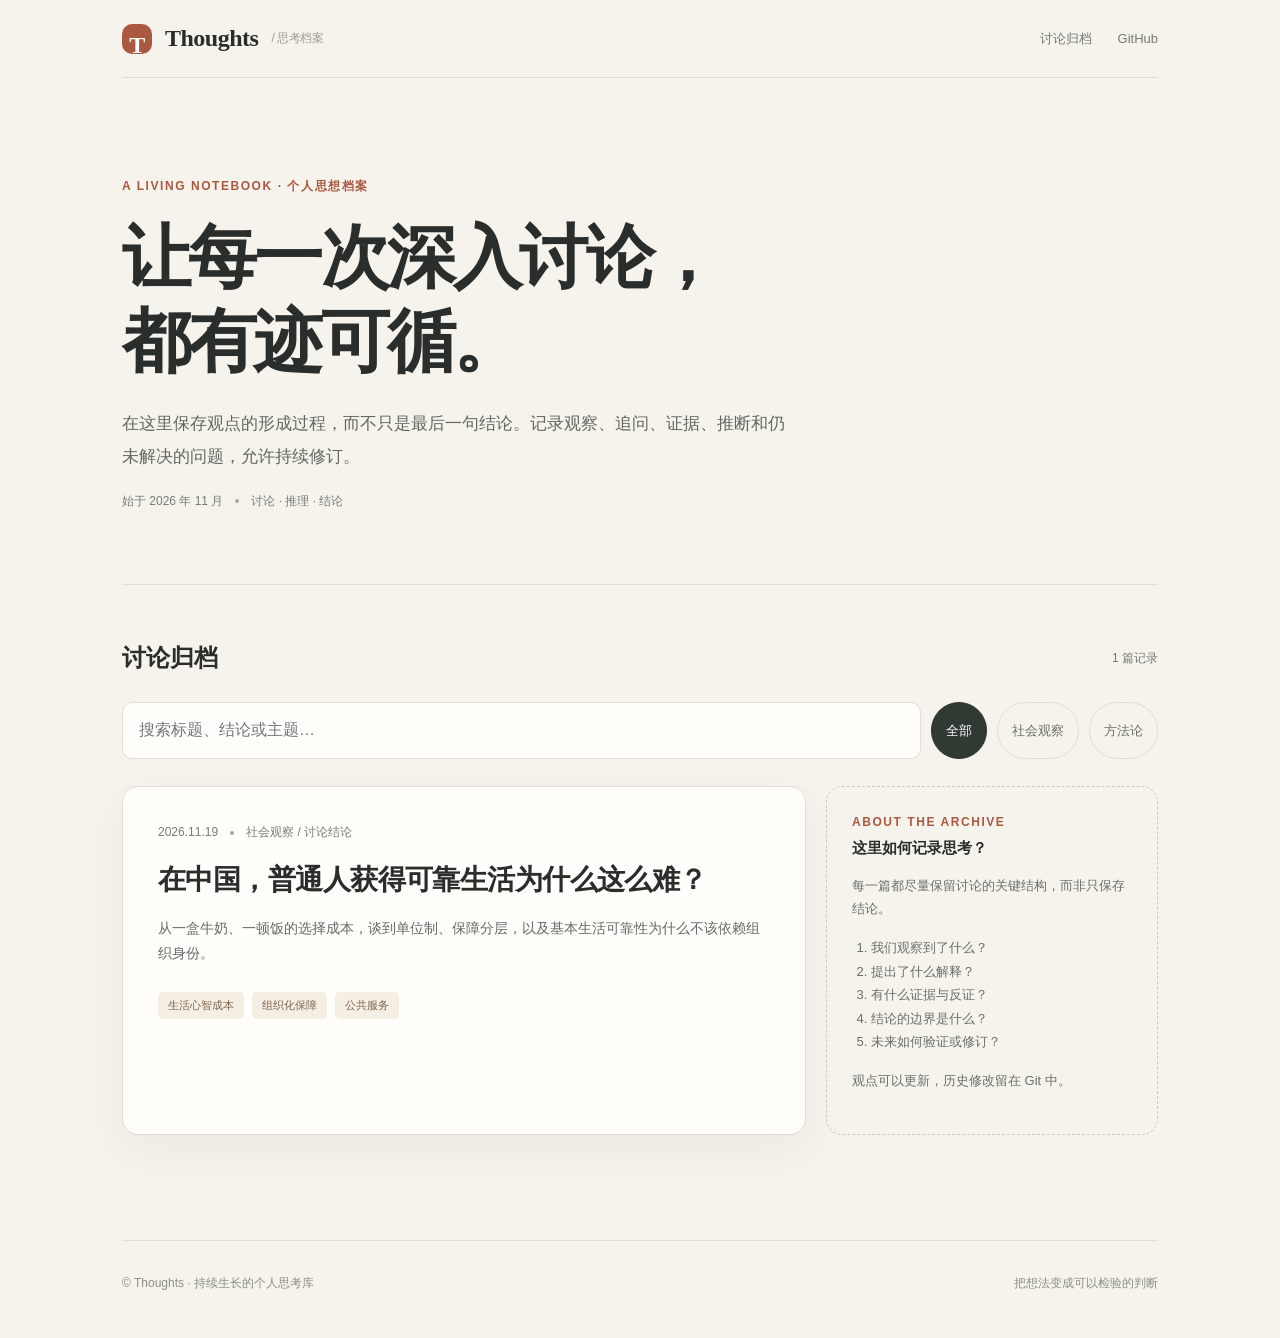
<file: index.html>
<!doctype html><html lang="zh-CN"><head><meta charset="utf-8"><meta name="viewport" content="width=device-width,initial-scale=1"><title>思考档案 · Thoughts</title><meta name="description" content="一座持续更新的个人思考库：将讨论、判断、证据和待验证问题整理成可追踪的知识记录。"><link rel="stylesheet" href="./assets/site.css"></head><body><div class="shell"><header class="nav"><a class="logo" href="./"><span class="mark">T</span>Thoughts <span style="font-size:12px;color:#9d9f97;font-family:sans-serif;font-weight:400">/ 思考档案</span></a><nav class="nav-right"><a href="#archive">讨论归档</a><a href="https://github.com/liamamilin/thoughts">GitHub</a></nav></header><section class="hero"><div class="eyebrow">A living notebook · 个人思想档案</div><h1>让每一次深入讨论，<br>都有迹可循。</h1><p>在这里保存观点的形成过程，而不只是最后一句结论。记录观察、追问、证据、推断和仍未解决的问题，允许持续修订。</p><div class="meta"><span>始于 2026 年 11 月</span><i class="dot"></i><span>讨论 · 推理 · 结论</span></div></section><main class="content" id="archive"><div class="headrow"><h2>讨论归档</h2><span class="small" id="count">1 篇记录</span></div><div class="controls"><input id="search" class="search" type="search" placeholder="搜索标题、结论或主题…" aria-label="搜索讨论"><button class="filter active" data-filter="all">全部</button><button class="filter" data-filter="社会观察">社会观察</button><button class="filter" data-filter="方法论">方法论</button></div><div class="listing"><a class="entry" href="./posts/2026-11-19-ordinary-life-reliability.html" data-category="社会观察" data-text="中国 普通人 稳定 安全 可靠 心智负担 生活保障 单位制 体制内 体制外 风险 食品"><div class="meta"><span>2026.11.19</span><i class="dot"></i><span>社会观察 / 讨论结论</span></div><h3>在中国，普通人获得可靠生活为什么这么难？</h3><p>从一盒牛奶、一顿饭的选择成本，谈到单位制、保障分层，以及基本生活可靠性为什么不该依赖组织身份。</p><div class="tags"><span class="tag">生活心智成本</span><span class="tag">组织化保障</span><span class="tag">公共服务</span></div></a><aside class="sidebar"><div class="overline">ABOUT THE ARCHIVE</div><h3>这里如何记录思考？</h3><p>每一篇都尽量保留讨论的关键结构，而非只保存结论。</p><ol><li>我们观察到了什么？</li><li>提出了什么解释？</li><li>有什么证据与反证？</li><li>结论的边界是什么？</li><li>未来如何验证或修订？</li></ol><p>观点可以更新，历史修改留在 Git 中。</p></aside></div><p id="empty" class="empty">没有找到匹配记录。试试其他关键词或“全部”。</p></main><footer class="foot"><span>© Thoughts · 持续生长的个人思考库</span><span>把想法变成可以检验的判断</span></footer></div><script src="./assets/site.js" defer></script></body></html>
</file>
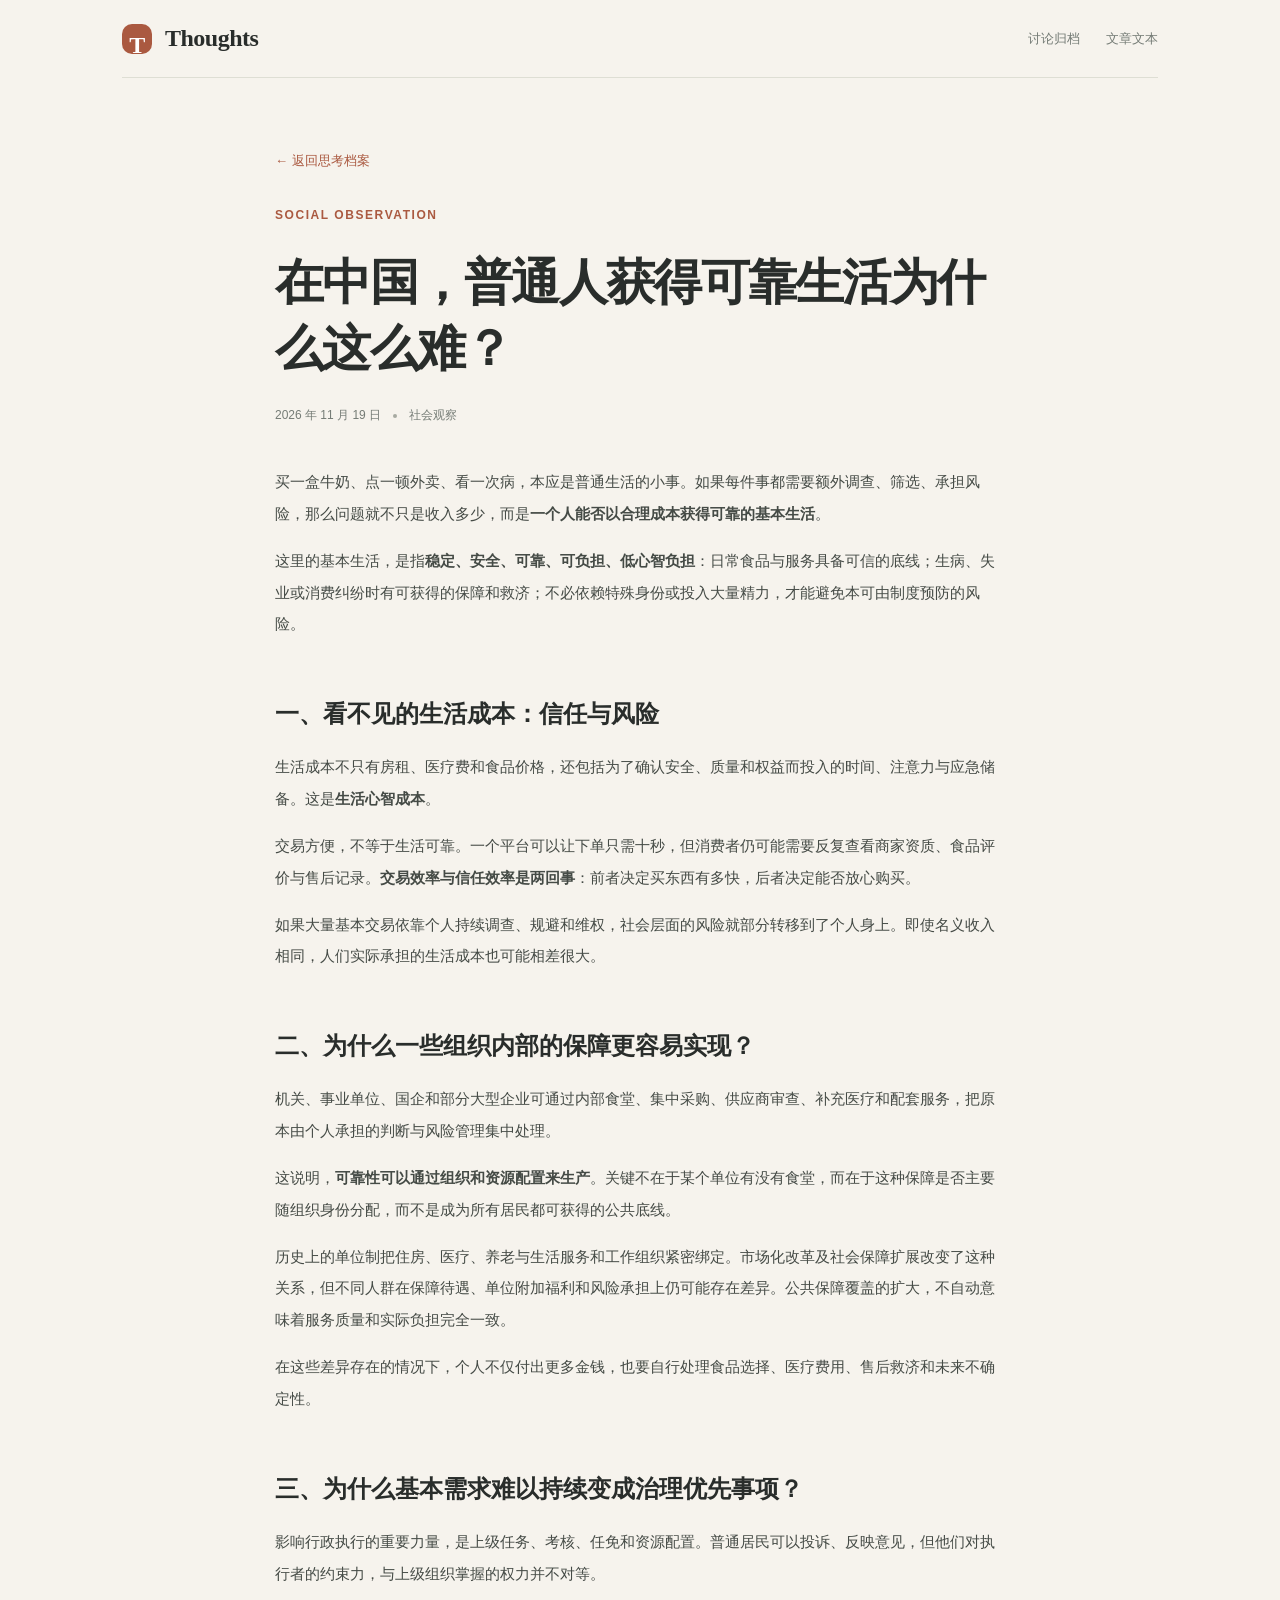
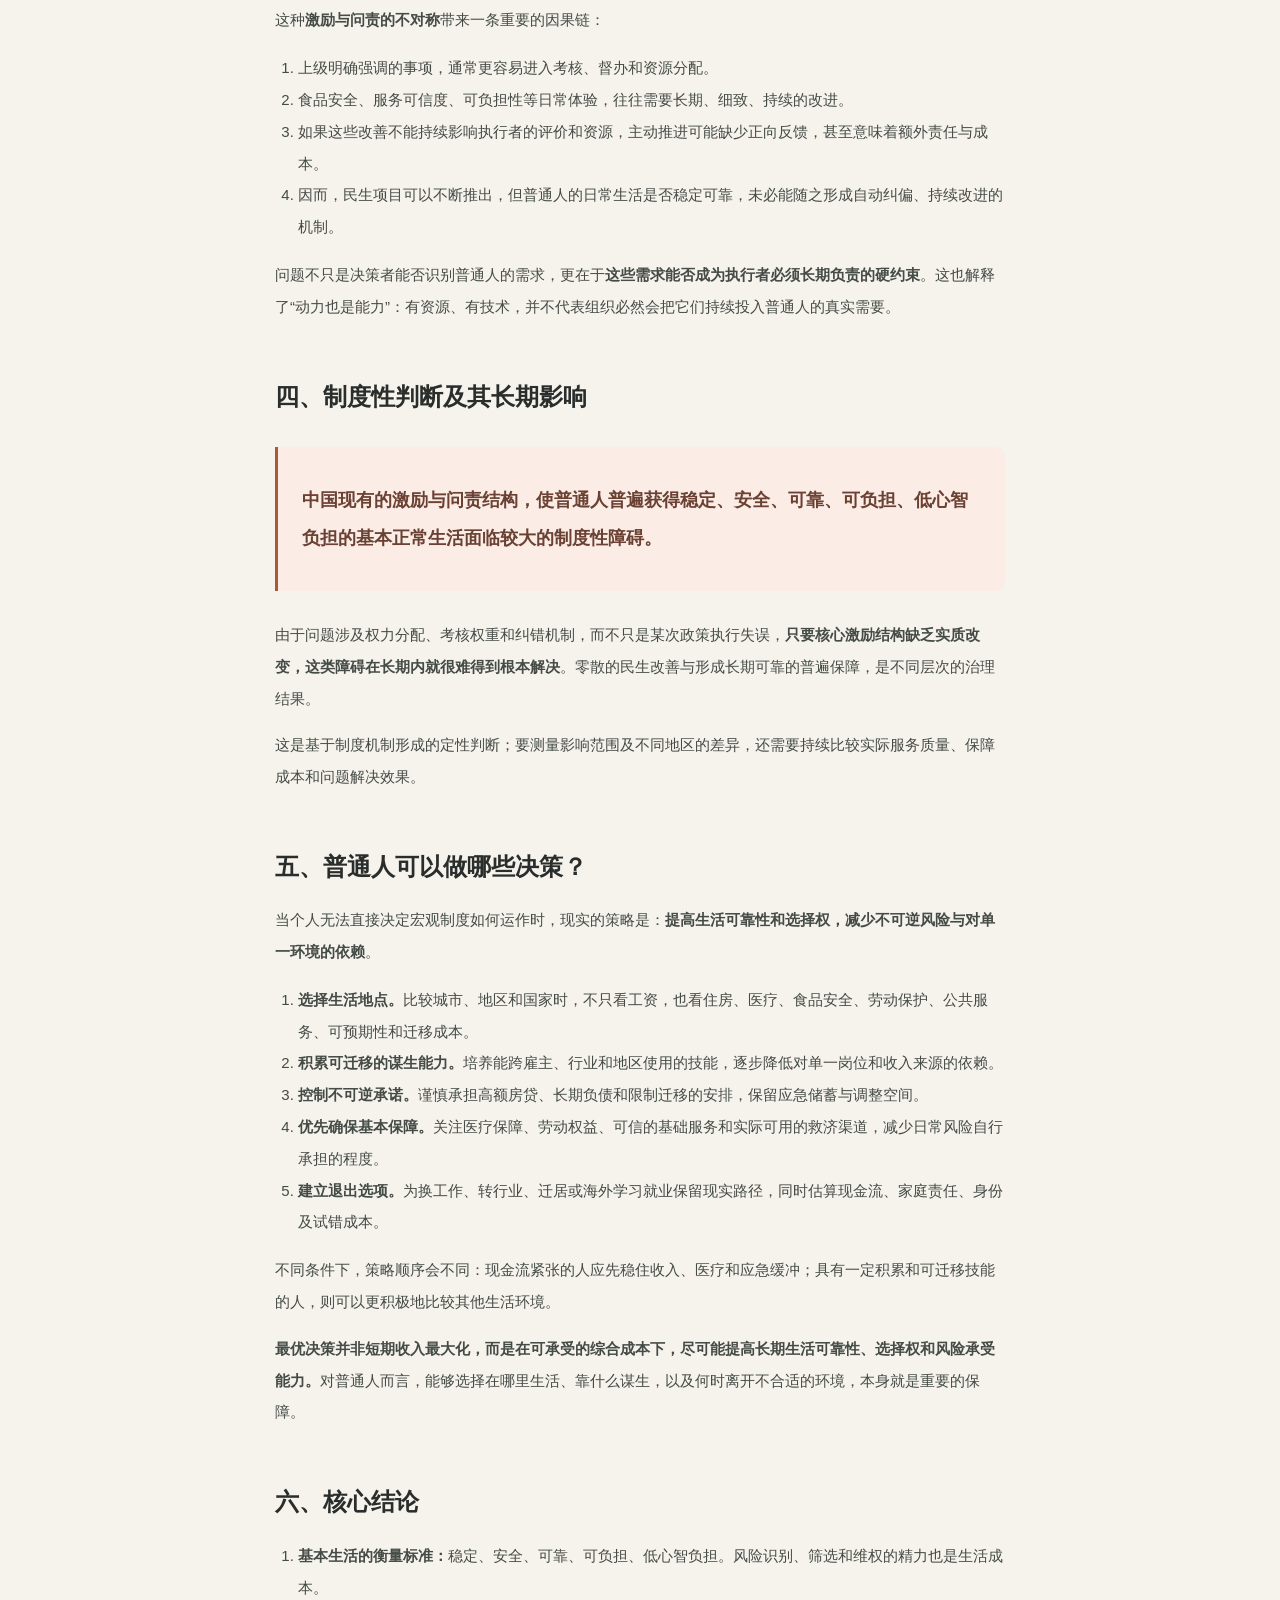
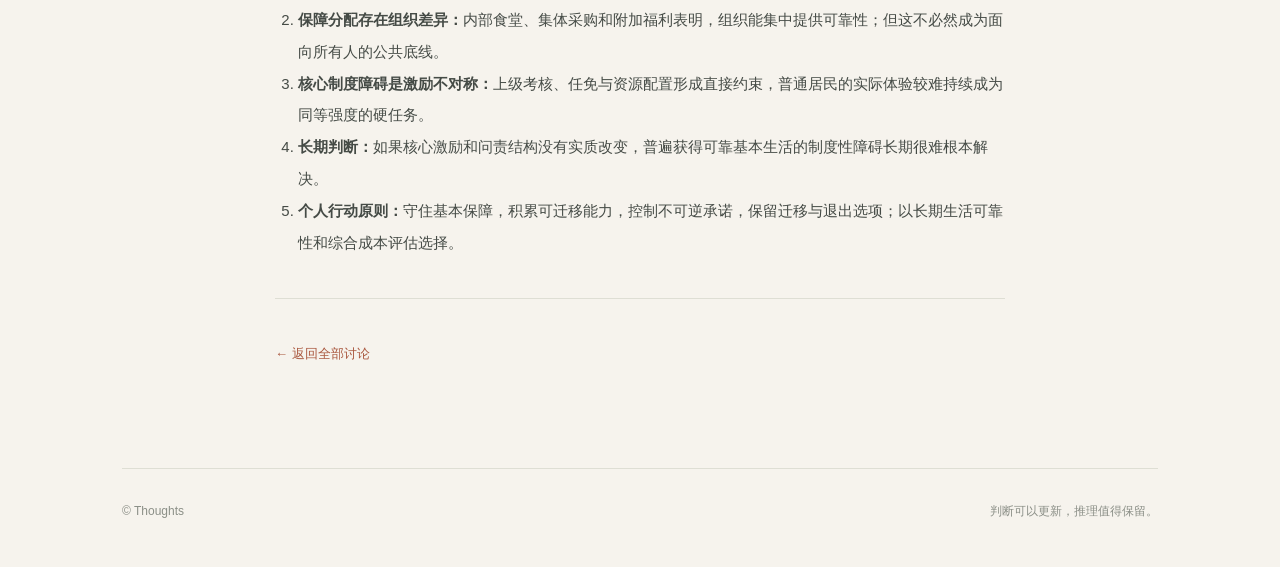
<file: posts/2026-11-19-ordinary-life-reliability.html>
<!doctype html>
<html lang="zh-CN"><head><meta charset="utf-8"><meta name="viewport" content="width=device-width,initial-scale=1"><title>在中国，普通人获得可靠生活为什么这么难？ · Thoughts</title><meta name="description" content="从生活心智成本、组织保障和治理激励，分析基本生活可靠性的制度障碍及普通人的个人选择。"><link rel="stylesheet" href="../assets/site.css"></head>
<body><div class="shell"><header class="nav"><a class="logo" href="../"><span class="mark">T</span>Thoughts</a><nav class="nav-right"><a href="../#archive">讨论归档</a><a href="https://github.com/liamamilin/thoughts/blob/main/notes/2026-11-19-ordinary-life-reliability.md">文章文本</a></nav></header></div>
<article class="article-shell"><a class="back" href="../">← 返回思考档案</a><div class="overline" style="margin-top:30px">SOCIAL OBSERVATION</div><h1>在中国，普通人获得可靠生活为什么这么难？</h1><div class="meta article-meta"><span>2026 年 11 月 19 日</span><i class="dot"></i><span>社会观察</span></div><p>买一盒牛奶、点一顿外卖、看一次病，本应是普通生活的小事。如果每件事都需要额外调查、筛选、承担风险，那么问题就不只是收入多少，而是<strong>一个人能否以合理成本获得可靠的基本生活</strong>。</p>
<p>这里的基本生活，是指<strong>稳定、安全、可靠、可负担、低心智负担</strong>：日常食品与服务具备可信的底线；生病、失业或消费纠纷时有可获得的保障和救济；不必依赖特殊身份或投入大量精力，才能避免本可由制度预防的风险。</p>
<h2>一、看不见的生活成本：信任与风险</h2>
<p>生活成本不只有房租、医疗费和食品价格，还包括为了确认安全、质量和权益而投入的时间、注意力与应急储备。这是<strong>生活心智成本</strong>。</p>
<p>交易方便，不等于生活可靠。一个平台可以让下单只需十秒，但消费者仍可能需要反复查看商家资质、食品评价与售后记录。<strong>交易效率与信任效率是两回事</strong>：前者决定买东西有多快，后者决定能否放心购买。</p>
<p>如果大量基本交易依靠个人持续调查、规避和维权，社会层面的风险就部分转移到了个人身上。即使名义收入相同，人们实际承担的生活成本也可能相差很大。</p>
<h2>二、为什么一些组织内部的保障更容易实现？</h2>
<p>机关、事业单位、国企和部分大型企业可通过内部食堂、集中采购、供应商审查、补充医疗和配套服务，把原本由个人承担的判断与风险管理集中处理。</p>
<p>这说明，<strong>可靠性可以通过组织和资源配置来生产</strong>。关键不在于某个单位有没有食堂，而在于这种保障是否主要随组织身份分配，而不是成为所有居民都可获得的公共底线。</p>
<p>历史上的单位制把住房、医疗、养老与生活服务和工作组织紧密绑定。市场化改革及社会保障扩展改变了这种关系，但不同人群在保障待遇、单位附加福利和风险承担上仍可能存在差异。公共保障覆盖的扩大，不自动意味着服务质量和实际负担完全一致。</p>
<p>在这些差异存在的情况下，个人不仅付出更多金钱，也要自行处理食品选择、医疗费用、售后救济和未来不确定性。</p>
<h2>三、为什么基本需求难以持续变成治理优先事项？</h2>
<p>影响行政执行的重要力量，是上级任务、考核、任免和资源配置。普通居民可以投诉、反映意见，但他们对执行者的约束力，与上级组织掌握的权力并不对等。</p>
<p>这种<strong>激励与问责的不对称</strong>带来一条重要的因果链：</p>
<ol><li>上级明确强调的事项，通常更容易进入考核、督办和资源分配。</li><li>食品安全、服务可信度、可负担性等日常体验，往往需要长期、细致、持续的改进。</li><li>如果这些改善不能持续影响执行者的评价和资源，主动推进可能缺少正向反馈，甚至意味着额外责任与成本。</li><li>因而，民生项目可以不断推出，但普通人的日常生活是否稳定可靠，未必能随之形成自动纠偏、持续改进的机制。</li></ol>
<p>问题不只是决策者能否识别普通人的需求，更在于<strong>这些需求能否成为执行者必须长期负责的硬约束</strong>。这也解释了“动力也是能力”：有资源、有技术，并不代表组织必然会把它们持续投入普通人的真实需要。</p>
<h2>四、制度性判断及其长期影响</h2>
<blockquote><p><strong>中国现有的激励与问责结构，使普通人普遍获得稳定、安全、可靠、可负担、低心智负担的基本正常生活面临较大的制度性障碍。</strong></p></blockquote>
<p>由于问题涉及权力分配、考核权重和纠错机制，而不只是某次政策执行失误，<strong>只要核心激励结构缺乏实质改变，这类障碍在长期内就很难得到根本解决</strong>。零散的民生改善与形成长期可靠的普遍保障，是不同层次的治理结果。</p>
<p>这是基于制度机制形成的定性判断；要测量影响范围及不同地区的差异，还需要持续比较实际服务质量、保障成本和问题解决效果。</p>
<h2>五、普通人可以做哪些决策？</h2>
<p>当个人无法直接决定宏观制度如何运作时，现实的策略是：<strong>提高生活可靠性和选择权，减少不可逆风险与对单一环境的依赖</strong>。</p>
<ol><li><strong>选择生活地点。</strong>比较城市、地区和国家时，不只看工资，也看住房、医疗、食品安全、劳动保护、公共服务、可预期性和迁移成本。</li>
<li><strong>积累可迁移的谋生能力。</strong>培养能跨雇主、行业和地区使用的技能，逐步降低对单一岗位和收入来源的依赖。</li>
<li><strong>控制不可逆承诺。</strong>谨慎承担高额房贷、长期负债和限制迁移的安排，保留应急储蓄与调整空间。</li>
<li><strong>优先确保基本保障。</strong>关注医疗保障、劳动权益、可信的基础服务和实际可用的救济渠道，减少日常风险自行承担的程度。</li>
<li><strong>建立退出选项。</strong>为换工作、转行业、迁居或海外学习就业保留现实路径，同时估算现金流、家庭责任、身份及试错成本。</li></ol>
<p>不同条件下，策略顺序会不同：现金流紧张的人应先稳住收入、医疗和应急缓冲；具有一定积累和可迁移技能的人，则可以更积极地比较其他生活环境。</p>
<p><strong>最优决策并非短期收入最大化，而是在可承受的综合成本下，尽可能提高长期生活可靠性、选择权和风险承受能力。</strong>对普通人而言，能够选择在哪里生活、靠什么谋生，以及何时离开不合适的环境，本身就是重要的保障。</p><h2>六、核心结论</h2>
<ol><li><strong>基本生活的衡量标准：</strong>稳定、安全、可靠、可负担、低心智负担。风险识别、筛选和维权的精力也是生活成本。</li>
<li><strong>保障分配存在组织差异：</strong>内部食堂、集体采购和附加福利表明，组织能集中提供可靠性；但这不必然成为面向所有人的公共底线。</li>
<li><strong>核心制度障碍是激励不对称：</strong>上级考核、任免与资源配置形成直接约束，普通居民的实际体验较难持续成为同等强度的硬任务。</li>
<li><strong>长期判断：</strong>如果核心激励和问责结构没有实质改变，普遍获得可靠基本生活的制度性障碍长期很难根本解决。</li>
<li><strong>个人行动原则：</strong>守住基本保障，积累可迁移能力，控制不可逆承诺，保留迁移与退出选项；以长期生活可靠性和综合成本评估选择。</li></ol><hr class="article-divider"><a class="back" href="../">← 返回全部讨论</a></article><div class="shell"><footer class="foot"><span>© Thoughts</span><span>判断可以更新，推理值得保留。</span></footer></div></body></html>
</file>
<file: assets/site.css>
:root{color-scheme:light;--bg:#f6f3ed;--paper:#fffefa;--ink:#292d2b;--muted:#757c76;--line:#deded4;--accent:#aa5940;--accent-soft:#f6e8df;--green:#557360;--shadow:0 16px 48px rgba(55,49,36,.055)}*{box-sizing:border-box}html{scroll-behavior:smooth}body{margin:0;background:var(--bg);font-family:-apple-system,BlinkMacSystemFont,"Noto Sans SC","PingFang SC","Microsoft YaHei",sans-serif;color:var(--ink);line-height:1.8}a{color:inherit;text-decoration:none}a:hover{color:var(--accent)}button,input{font:inherit}.shell{max-width:1100px;margin:auto;padding:0 32px}.nav{height:78px;display:flex;align-items:center;justify-content:space-between;border-bottom:1px solid var(--line)}.logo{display:flex;align-items:center;gap:13px;font-family:Georgia,"Noto Serif SC",serif;font-size:24px;font-weight:bold;letter-spacing:-.5px}.mark{width:30px;height:30px;display:grid;place-items:center;background:var(--accent);color:white;border-radius:10px;font-family:Georgia,serif}.nav-right{display:flex;gap:26px;color:var(--muted);font-size:13px}.hero{padding:98px 0 72px;border-bottom:1px solid var(--line);position:relative}.eyebrow,.overline{color:var(--accent);font-size:12px;font-weight:700;letter-spacing:.13em;text-transform:uppercase}.hero h1{font-family:Georgia,"Noto Serif SC","Songti SC",serif;letter-spacing:-.04em;line-height:1.22;font-weight:600;font-size:clamp(42px,5.4vw,72px);margin:18px 0 23px;max-width:900px}.hero p{font-size:17px;color:#626861;max-width:670px;line-height:1.95}.meta{display:flex;align-items:center;gap:12px;color:var(--muted);font-size:12px}.dot{height:4px;width:4px;background:#a7aaa1;border-radius:50%}.content{padding:52px 0 105px}.headrow{display:flex;justify-content:space-between;align-items:center;gap:20px;margin-bottom:22px}.headrow h2{font-family:Georgia,"Noto Serif SC",serif;font-size:24px;font-weight:600;margin:0}.small{font-size:12px;color:var(--muted)}.controls{display:flex;gap:10px;margin:22px 0 27px;flex-wrap:wrap}.search{min-width:260px;flex:1;background:var(--paper);border:1px solid var(--line);outline:0;padding:13px 16px;border-radius:10px}.search:focus{border-color:var(--accent)}.filter{border:1px solid var(--line);background:transparent;padding:9px 14px;border-radius:999px;cursor:pointer;color:#697067;font-size:13px}.filter.active{background:#303a32;color:#fff;border-color:#303a32}.listing{display:grid;grid-template-columns:repeat(12,1fr);gap:20px}.entry{grid-column:span 8;background:var(--paper);border:1px solid var(--line);border-radius:16px;padding:35px;box-shadow:var(--shadow);transition:transform .2s,border .2s;display:block}.entry:hover{transform:translateY(-3px);border-color:#c4baae;color:inherit}.entry h3{font-family:Georgia,"Noto Serif SC","Songti SC",serif;font-size:28px;line-height:1.45;letter-spacing:-.02em;margin:16px 0}.entry p{color:#646a65;font-size:14px;margin:0 0 25px}.tags{display:flex;gap:8px;flex-wrap:wrap}.tag{color:#7f654e;background:#f4eee4;padding:4px 10px;border-radius:5px;font-size:11px}.sidebar{grid-column:span 4;padding:25px 25px 28px;border-radius:16px;border:1px dashed #c9c9bd}.sidebar h3{font-size:15px;margin:0 0 13px}.sidebar p,.sidebar li{font-size:13px;color:#68706a}.sidebar ol{padding-left:19px}.foot{padding:32px 0 44px;border-top:1px solid var(--line);color:#8b8f87;font-size:12px;display:flex;justify-content:space-between;gap:16px}.empty{display:none;padding:30px;color:var(--muted)}.article-shell{max-width:790px;margin:auto;padding:68px 30px 100px}.back{font-size:13px;color:var(--accent)}.article-shell h1{font:600 clamp(32px,4.5vw,49px)/1.33 Georgia,"Noto Serif SC","Songti SC",serif;letter-spacing:-.035em;margin:24px 0}.article-shell h2{font-family:Georgia,"Noto Serif SC","Songti SC",serif;font-size:24px;margin:53px 0 15px}.article-shell p,.article-shell li{font-size:15px;line-height:2.12;color:#454b46}.article-shell ul,.article-shell ol{padding-left:23px}.article-shell blockquote{margin:28px 0;padding:16px 24px;border-left:3px solid var(--accent);background:#fbede6;border-radius:0 9px 9px 0}.article-shell blockquote p{color:#6a4133;font-size:18px;font-weight:600}.article-shell table{border-collapse:collapse;width:100%;font-size:13px}.article-shell th,.article-shell td{text-align:left;border-bottom:1px solid var(--line);padding:11px;vertical-align:top}.article-shell th{color:#676e67}.article-shell .caption{font-size:12px;color:var(--muted)}.article-meta{margin:0 0 40px}.article-shell a.external{color:var(--accent);text-decoration:underline;text-underline-offset:3px}.article-divider{border:0;border-top:1px solid var(--line);margin:40px 0}@media(max-width:760px){.shell{padding:0 22px}.nav{height:65px}.nav-right{gap:14px}.hero{padding:70px 0 56px}.hero p{font-size:15px}.content{padding:38px 0 75px}.entry,.sidebar{grid-column:span 12}.entry{padding:26px}.entry h3{font-size:24px}.article-shell{padding:46px 22px 70px}.article-shell h2{font-size:21px}.foot{flex-direction:column}}
</file>
